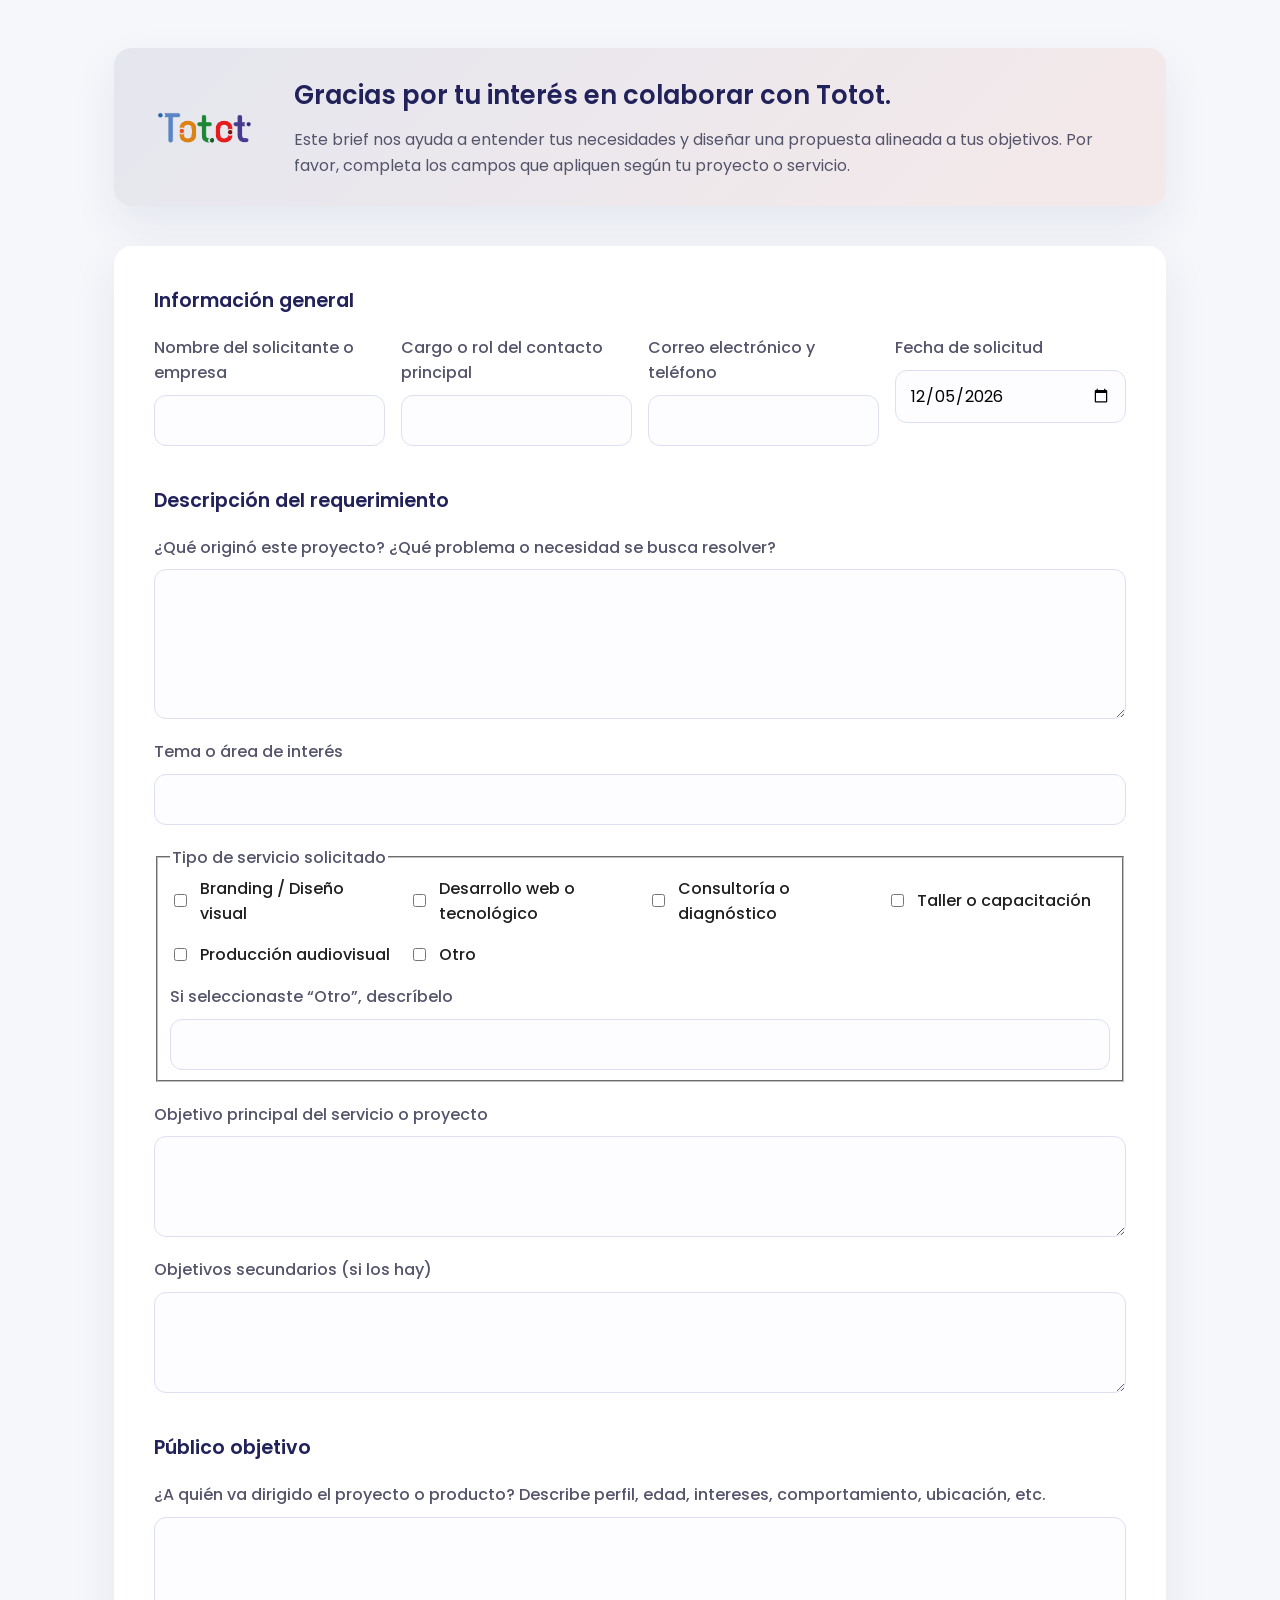
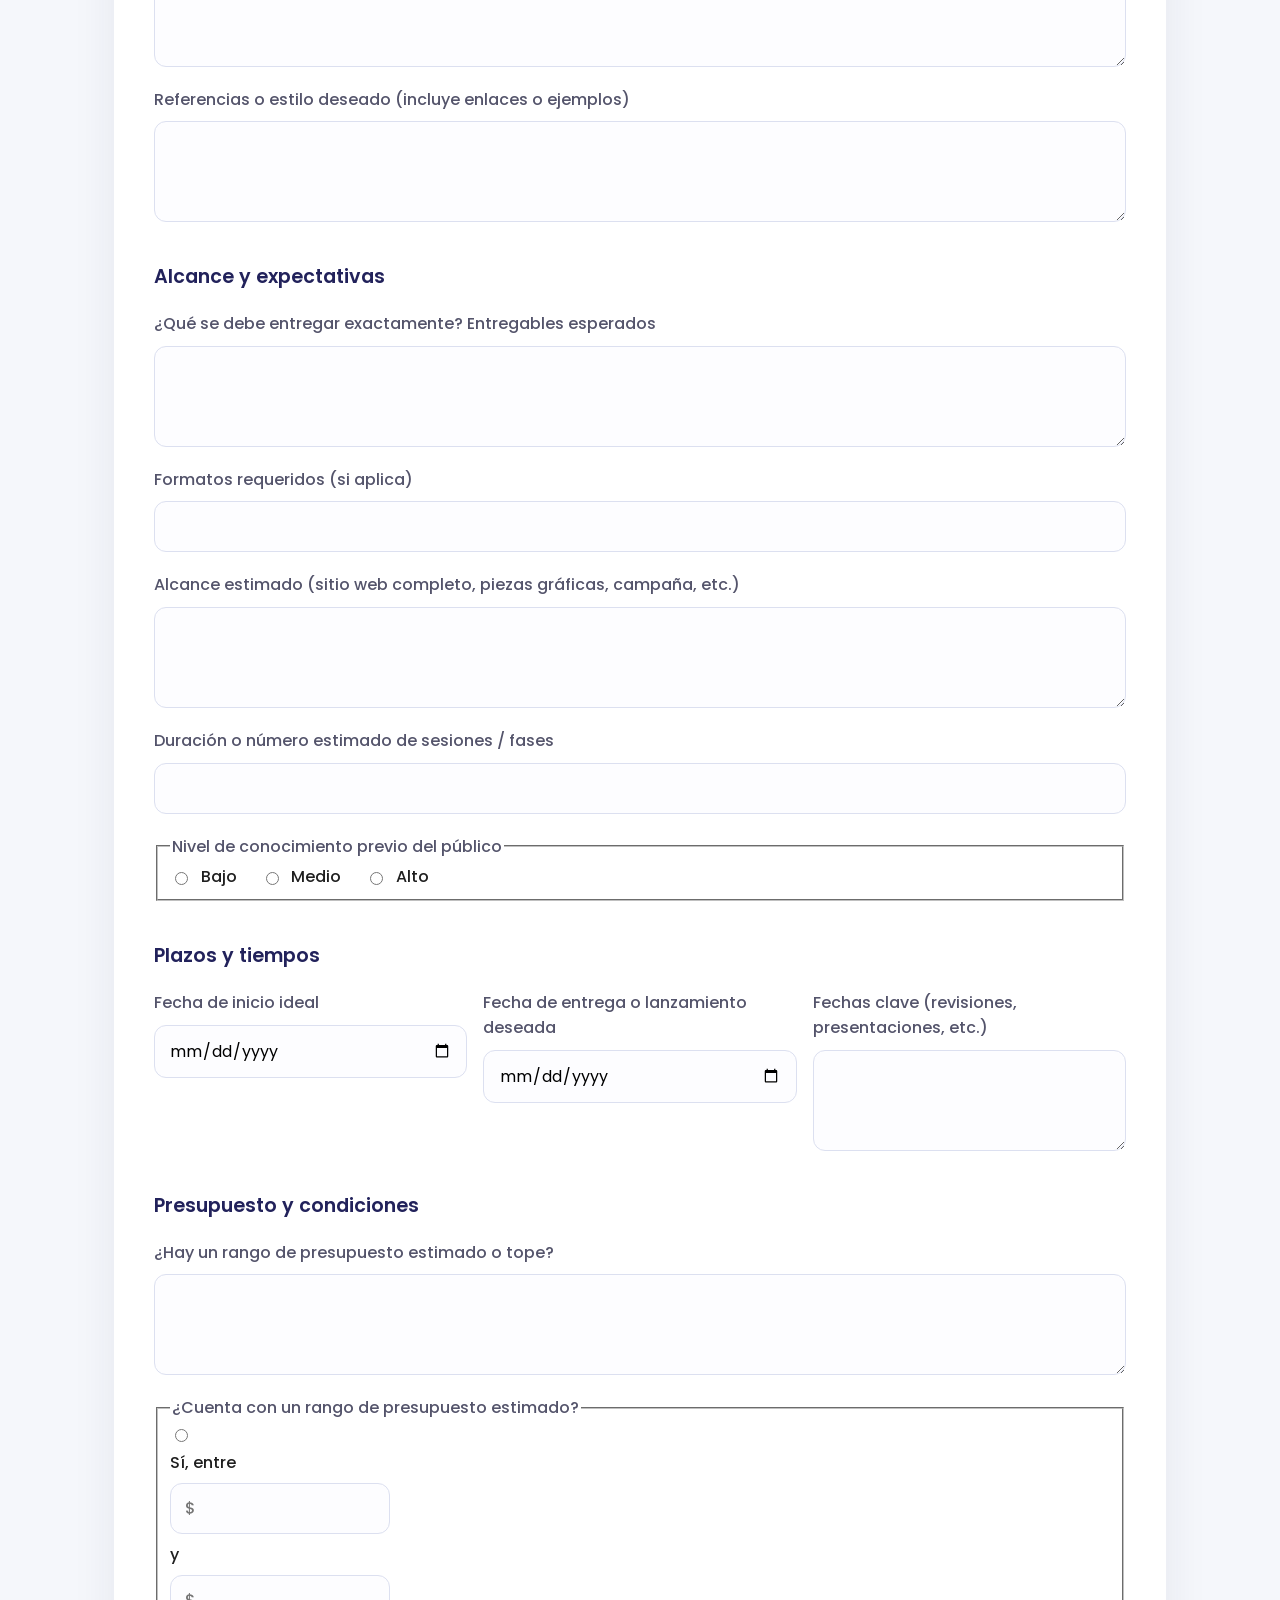
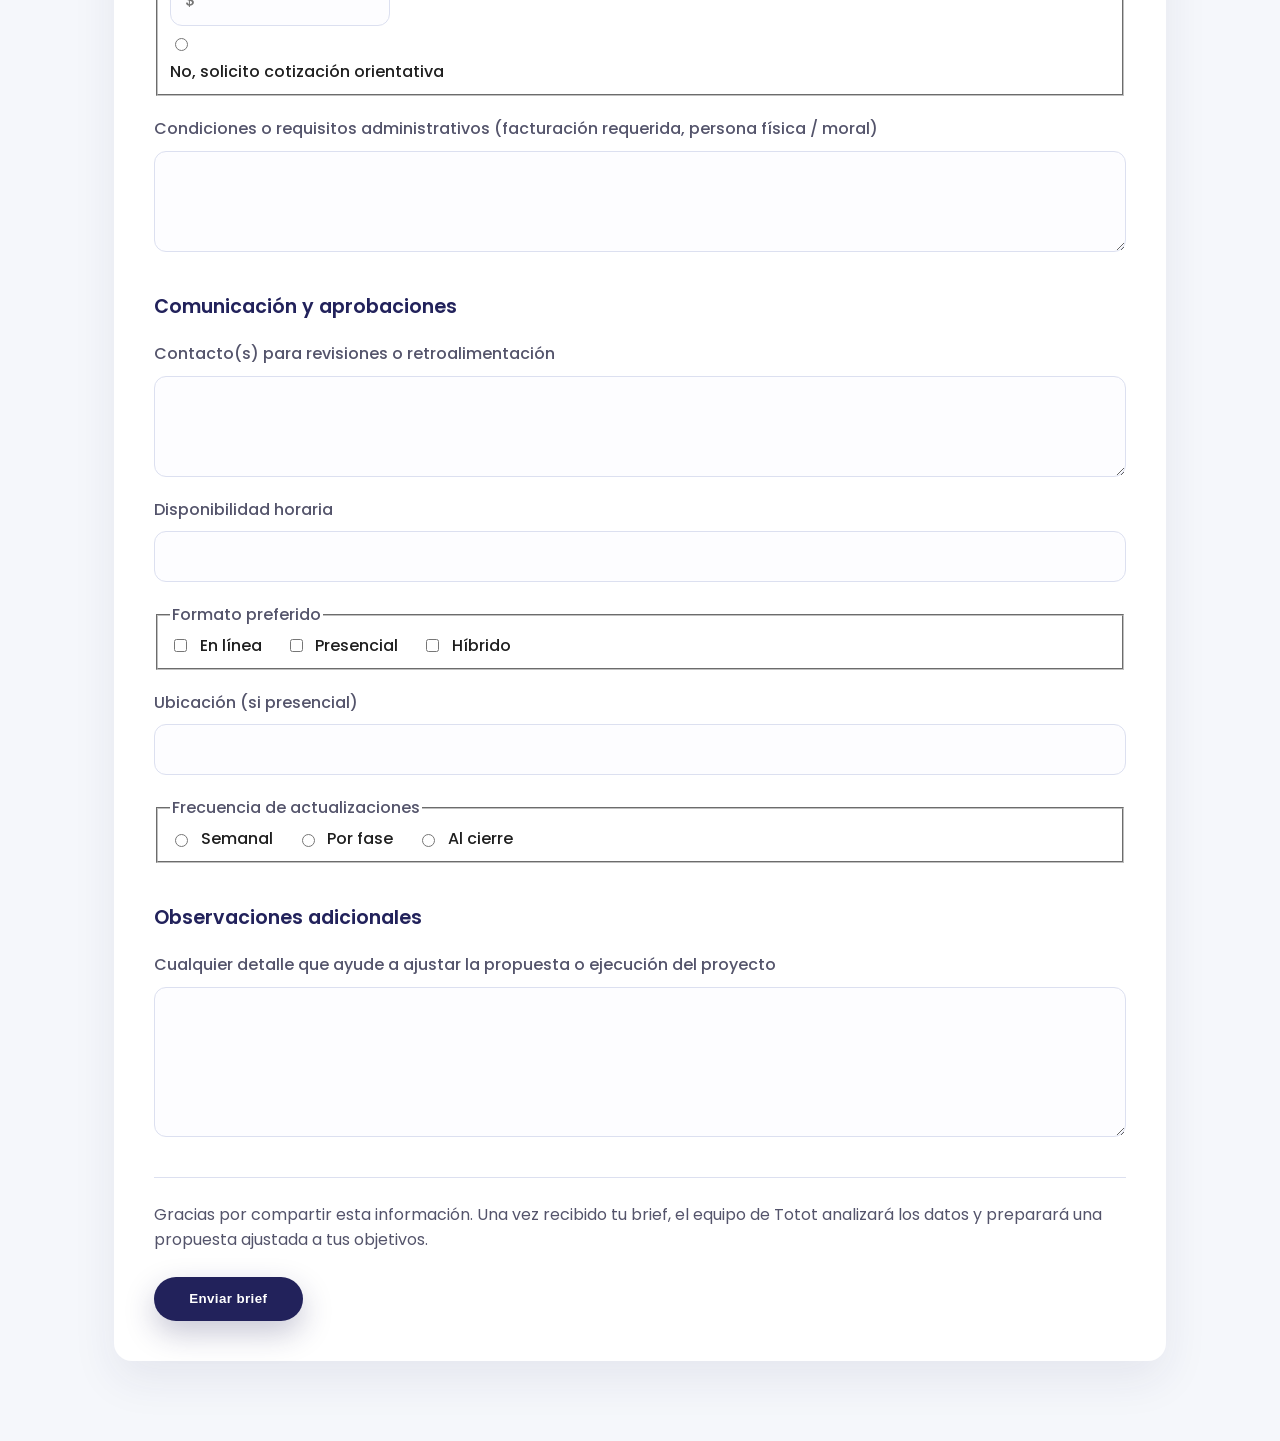
<file: index.html>
<!DOCTYPE html>
<html lang="es">
<head>
    <meta charset="UTF-8">
    <meta name="viewport" content="width=device-width, initial-scale=1.0">
    <title>Brief de colaboración | Totot</title>
    <link rel="preconnect" href="https://fonts.googleapis.com">
    <link rel="preconnect" href="https://fonts.gstatic.com" crossorigin>
    <link href="https://fonts.googleapis.com/css2?family=Poppins:wght@300;400;500;600&display=swap" rel="stylesheet">
    <link rel="stylesheet" href="styles.css">
</head>
<body>
    <main class="layout">
        <header class="intro">
            <img class="intro__logo" src="assets/logo.png" alt="Totot logo">
            <div>
                <h1>Gracias por tu interés en colaborar con Totot.</h1>
                <p>Este brief nos ayuda a entender tus necesidades y diseñar una propuesta alineada a tus objetivos. Por favor, completa los campos que apliquen según tu proyecto o servicio.</p>
            </div>
        </header>

        <form class="brief" id="briefForm" action="#" method="post">
            <section class="brief__section" aria-labelledby="general-info">
                <h2 id="general-info">Información general</h2>
                <div class="grid grid--two">
                    <label class="field">
                        <span>Nombre del solicitante o empresa</span>
                        <input type="text" name="nombre" autocomplete="organization" required>
                    </label>
                    <label class="field">
                        <span>Cargo o rol del contacto principal</span>
                        <input type="text" name="cargo" autocomplete="organization-title">
                    </label>
                    <label class="field">
                        <span>Correo electrónico y teléfono</span>
                        <input type="text" name="contacto" autocomplete="email">
                    </label>
                    <label class="field">
                        <span>Fecha de solicitud</span>
                        <input type="date" name="fecha" id="fecha">
                    </label>
                </div>
            </section>

            <section class="brief__section" aria-labelledby="descripcion">
                <h2 id="descripcion">Descripción del requerimiento</h2>
                <label class="field">
                    <span>¿Qué originó este proyecto? ¿Qué problema o necesidad se busca resolver?</span>
                    <textarea name="origen" rows="4"></textarea>
                </label>
                <label class="field">
                    <span>Tema o área de interés</span>
                    <input type="text" name="tema">
                </label>
                <fieldset class="field">
                    <legend>Tipo de servicio solicitado</legend>
                    <div class="grid grid--two">
                        <label class="option"><input type="checkbox" name="servicios[]" value="Branding / Diseño visual"> Branding / Diseño visual</label>
                        <label class="option"><input type="checkbox" name="servicios[]" value="Desarrollo web o tecnológico"> Desarrollo web o tecnológico</label>
                        <label class="option"><input type="checkbox" name="servicios[]" value="Consultoría o diagnóstico"> Consultoría o diagnóstico</label>
                        <label class="option"><input type="checkbox" name="servicios[]" value="Taller o capacitación"> Taller o capacitación</label>
                        <label class="option"><input type="checkbox" name="servicios[]" value="Producción audiovisual"> Producción audiovisual</label>
                        <label class="option"><input type="checkbox" name="servicios[]" value="Otro"> Otro</label>
                    </div>
                    <label class="field field--inline">
                        <span>Si seleccionaste “Otro”, descríbelo</span>
                        <input type="text" name="servicio_otro">
                    </label>
                </fieldset>
                <label class="field">
                    <span>Objetivo principal del servicio o proyecto</span>
                    <textarea name="objetivo_principal" rows="3"></textarea>
                </label>
                <label class="field">
                    <span>Objetivos secundarios (si los hay)</span>
                    <textarea name="objetivos_secundarios" rows="3"></textarea>
                </label>
            </section>

            <section class="brief__section" aria-labelledby="publico">
                <h2 id="publico">Público objetivo</h2>
                <label class="field">
                    <span>¿A quién va dirigido el proyecto o producto? Describe perfil, edad, intereses, comportamiento, ubicación, etc.</span>
                    <textarea name="publico" rows="4"></textarea>
                </label>
                <label class="field">
                    <span>Referencias o estilo deseado (incluye enlaces o ejemplos)</span>
                    <textarea name="referencias" rows="3"></textarea>
                </label>
            </section>

            <section class="brief__section" aria-labelledby="alcance">
                <h2 id="alcance">Alcance y expectativas</h2>
                <label class="field">
                    <span>¿Qué se debe entregar exactamente? Entregables esperados</span>
                    <textarea name="entregables" rows="3"></textarea>
                </label>
                <label class="field">
                    <span>Formatos requeridos (si aplica)</span>
                    <input type="text" name="formatos">
                </label>
                <label class="field">
                    <span>Alcance estimado (sitio web completo, piezas gráficas, campaña, etc.)</span>
                    <textarea name="alcance_estimado" rows="3"></textarea>
                </label>
                <label class="field">
                    <span>Duración o número estimado de sesiones / fases</span>
                    <input type="text" name="duracion">
                </label>
                <fieldset class="field">
                    <legend>Nivel de conocimiento previo del público</legend>
                    <div class="options-row">
                        <label class="option"><input type="radio" name="nivel_conocimiento" value="Bajo"> Bajo</label>
                        <label class="option"><input type="radio" name="nivel_conocimiento" value="Medio"> Medio</label>
                        <label class="option"><input type="radio" name="nivel_conocimiento" value="Alto"> Alto</label>
                    </div>
                </fieldset>
            </section>

            <section class="brief__section" aria-labelledby="plazos">
                <h2 id="plazos">Plazos y tiempos</h2>
                <div class="grid grid--three">
                    <label class="field">
                        <span>Fecha de inicio ideal</span>
                        <input type="date" name="fecha_inicio">
                    </label>
                    <label class="field">
                        <span>Fecha de entrega o lanzamiento deseada</span>
                        <input type="date" name="fecha_entrega">
                    </label>
                    <label class="field">
                        <span>Fechas clave (revisiones, presentaciones, etc.)</span>
                        <textarea name="fechas_clave" rows="3"></textarea>
                    </label>
                </div>
            </section>

            <section class="brief__section" aria-labelledby="presupuesto">
                <h2 id="presupuesto">Presupuesto y condiciones</h2>
                <label class="field">
                    <span>¿Hay un rango de presupuesto estimado o tope?</span>
                    <textarea name="presupuesto_detalle" rows="3"></textarea>
                </label>
                <fieldset class="field">
                    <legend>¿Cuenta con un rango de presupuesto estimado?</legend>
                    <label class="option option--stacked"><input type="radio" name="presupuesto" value="Si"> Sí, entre <input type="text" name="presupuesto_min" placeholder="$"> y <input type="text" name="presupuesto_max" placeholder="$"></label>
                    <label class="option option--stacked"><input type="radio" name="presupuesto" value="No"> No, solicito cotización orientativa</label>
                </fieldset>
                <label class="field">
                    <span>Condiciones o requisitos administrativos (facturación requerida, persona física / moral)</span>
                    <textarea name="condiciones" rows="3"></textarea>
                </label>
            </section>

            <section class="brief__section" aria-labelledby="comunicacion">
                <h2 id="comunicacion">Comunicación y aprobaciones</h2>
                <label class="field">
                    <span>Contacto(s) para revisiones o retroalimentación</span>
                    <textarea name="contactos" rows="3"></textarea>
                </label>
                <label class="field">
                    <span>Disponibilidad horaria</span>
                    <input type="text" name="disponibilidad">
                </label>
                <fieldset class="field">
                    <legend>Formato preferido</legend>
                    <div class="options-row">
                        <label class="option"><input type="checkbox" name="formato_preferido[]" value="En línea"> En línea</label>
                        <label class="option"><input type="checkbox" name="formato_preferido[]" value="Presencial"> Presencial</label>
                        <label class="option"><input type="checkbox" name="formato_preferido[]" value="Híbrido"> Híbrido</label>
                    </div>
                </fieldset>
                <label class="field">
                    <span>Ubicación (si presencial)</span>
                    <input type="text" name="ubicacion">
                </label>
                <fieldset class="field">
                    <legend>Frecuencia de actualizaciones</legend>
                    <div class="options-row">
                        <label class="option"><input type="radio" name="frecuencia" value="Semanal"> Semanal</label>
                        <label class="option"><input type="radio" name="frecuencia" value="Por fase"> Por fase</label>
                        <label class="option"><input type="radio" name="frecuencia" value="Al cierre"> Al cierre</label>
                    </div>
                </fieldset>
            </section>

            <section class="brief__section" aria-labelledby="observaciones">
                <h2 id="observaciones">Observaciones adicionales</h2>
                <label class="field">
                    <span>Cualquier detalle que ayude a ajustar la propuesta o ejecución del proyecto</span>
                    <textarea name="observaciones" rows="4"></textarea>
                </label>
            </section>

            <footer class="brief__footer">
                <p>Gracias por compartir esta información. Una vez recibido tu brief, el equipo de Totot analizará los datos y preparará una propuesta ajustada a tus objetivos.</p>
                <button type="submit" class="button">Enviar brief</button>
            </footer>
        </form>
    </main>

    <script src="script.js"></script>
</body>
</html>
</file>
<file: styles.css>
:root {
  color-scheme: light;
  --bg: #f5f7fb;
  --card: #ffffff;
  --primary: #22225b;
  --accent: #f26f4f;
  --text: #1f1f1f;
  --muted: #54546b;
  --border: #dce0f0;
  --radius: 18px;
  --shadow: 0 18px 45px rgba(34, 34, 91, 0.08);
  font-family: 'Poppins', system-ui, -apple-system, BlinkMacSystemFont, 'Segoe UI', sans-serif;
}

* {
  box-sizing: border-box;
}

body {
  margin: 0;
  min-height: 100vh;
  background: var(--bg);
  color: var(--text);
}

img {
  max-width: 100%;
  height: auto;
  display: block;
}

main.layout {
  max-width: 1100px;
  margin: 0 auto;
  padding: 3rem 1.5rem 5rem;
  display: flex;
  flex-direction: column;
  gap: 2.5rem;
}

.intro {
  display: flex;
  gap: 1.75rem;
  align-items: center;
  background: linear-gradient(135deg, rgba(34, 34, 91, 0.08), rgba(242, 111, 79, 0.1));
  border-radius: var(--radius);
  padding: 1.75rem 2rem;
  box-shadow: var(--shadow);
}

.intro__logo {
  width: 120px;
}

.intro h1 {
  margin: 0 0 0.75rem;
  font-weight: 600;
  font-size: clamp(1.6rem, 2vw, 2rem);
  color: var(--primary);
}

.intro p {
  margin: 0;
  line-height: 1.6;
  color: var(--muted);
}

.brief {
  background: var(--card);
  border-radius: var(--radius);
  box-shadow: var(--shadow);
  padding: 2.5rem;
  display: flex;
  flex-direction: column;
  gap: 2.5rem;
}

.brief__section {
  display: grid;
  gap: 1.25rem;
}

.brief__section h2 {
  margin: 0;
  font-size: 1.2rem;
  font-weight: 600;
  color: var(--primary);
}

.field {
  display: flex;
  flex-direction: column;
  gap: 0.6rem;
}

.field span,
.field legend {
  font-weight: 500;
  color: var(--muted);
}

.field--inline {
  margin-top: 0.5rem;
}

input[type="text"],
input[type="date"],
textarea {
  width: 100%;
  padding: 0.75rem 0.9rem;
  border: 1px solid var(--border);
  border-radius: 12px;
  background: #fdfdff;
  font: inherit;
  resize: vertical;
}

input[type="text"]:focus,
input[type="date"]:focus,
textarea:focus {
  outline: 2px solid rgba(242, 111, 79, 0.45);
  border-color: transparent;
}

textarea {
  min-height: 130px;
}

textarea[rows="3"] {
  min-height: 100px;
}

textarea[rows="4"] {
  min-height: 150px;
}

.grid {
  display: grid;
  gap: 1rem;
}

.grid--two {
  grid-template-columns: repeat(auto-fit, minmax(220px, 1fr));
}

.grid--three {
  grid-template-columns: repeat(auto-fit, minmax(200px, 1fr));
}

.options-row {
  display: flex;
  flex-wrap: wrap;
  gap: 0.85rem 1.5rem;
}

.option {
  display: flex;
  align-items: center;
  gap: 0.6rem;
  font-weight: 500;
  color: var(--text);
}

.option input {
  accent-color: var(--accent);
}

.option--stacked {
  flex-direction: column;
  align-items: flex-start;
  gap: 0.5rem;
}

.option--stacked input[type="text"] {
  width: clamp(120px, 30vw, 220px);
}

.brief__footer {
  display: flex;
  flex-direction: column;
  gap: 1.5rem;
  border-top: 1px solid var(--border);
  padding-top: 1.5rem;
}

.brief__footer p {
  margin: 0;
  color: var(--muted);
  line-height: 1.6;
}

.button {
  align-self: flex-start;
  background: var(--primary);
  color: #fff;
  border: none;
  border-radius: 999px;
  padding: 0.9rem 2.2rem;
  font-weight: 600;
  letter-spacing: 0.03em;
  cursor: pointer;
  transition: transform 0.2s ease, box-shadow 0.2s ease, background 0.2s ease;
  box-shadow: 0 12px 30px rgba(34, 34, 91, 0.25);
}

.button:hover,
.button:focus {
  transform: translateY(-2px);
  background: var(--accent);
  outline: none;
}

@media (max-width: 720px) {
  .intro {
    flex-direction: column;
    text-align: center;
  }

  .intro__logo {
    width: 100px;
  }

  .brief {
    padding: 2rem;
  }

  .button {
    align-self: stretch;
    text-align: center;
  }
}

@media (max-width: 480px) {
  main.layout {
    padding: 2.5rem 1rem 4rem;
  }

  .brief {
    padding: 1.75rem;
  }
}
</file>
